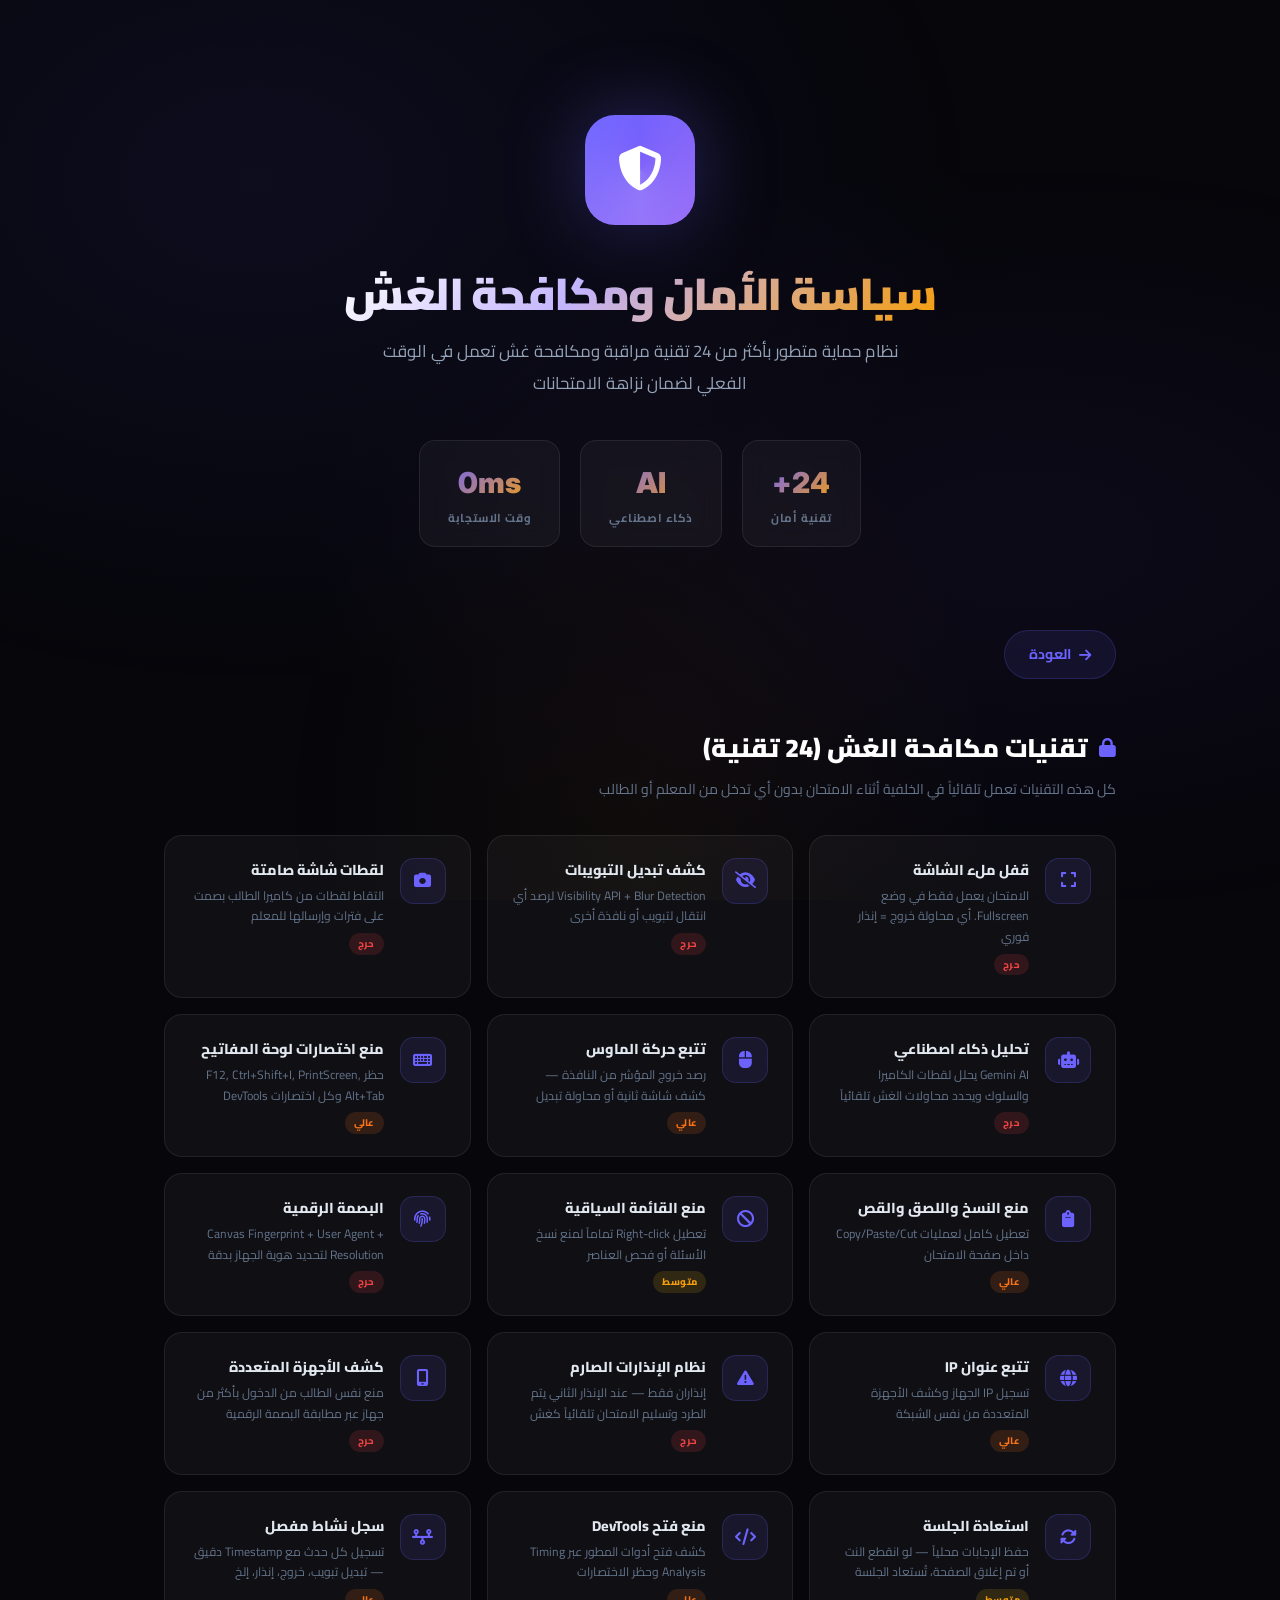
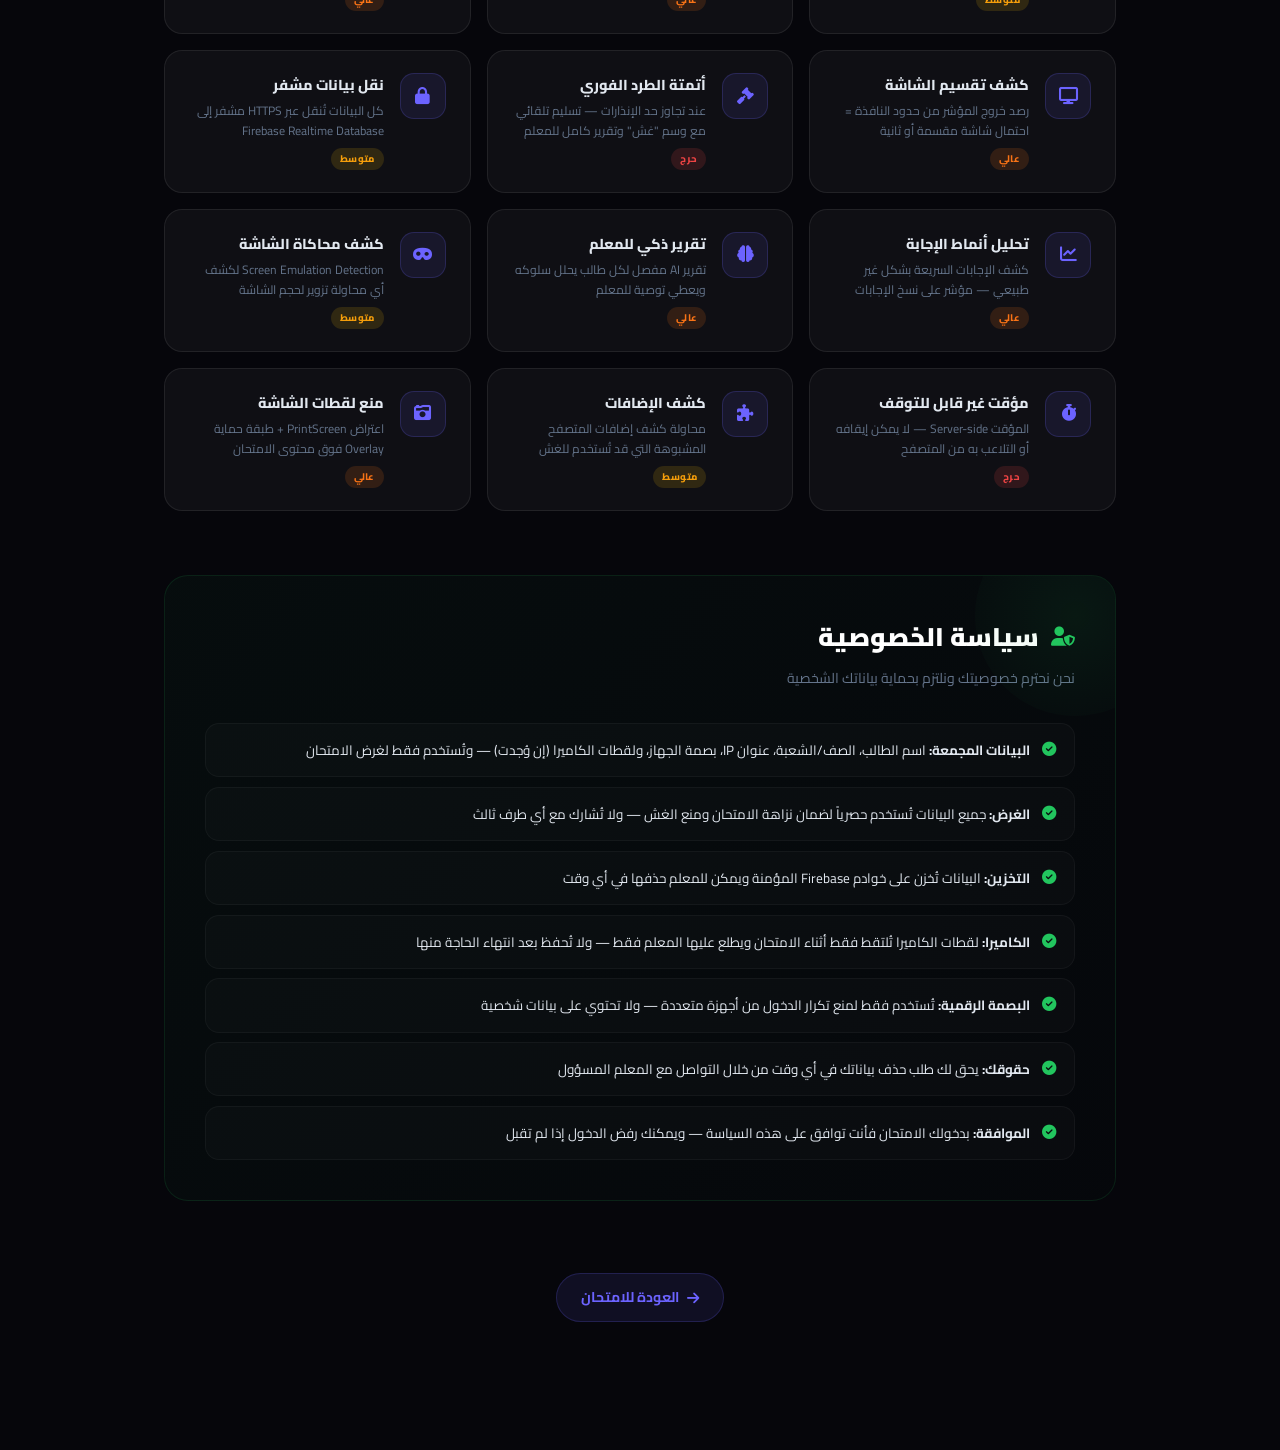
<file: policy.html>
<!DOCTYPE html>
<html lang="ar" dir="rtl">
<head>
    <meta charset="UTF-8">
    <meta name="viewport" content="width=device-width, initial-scale=1.0, viewport-fit=cover">
    <title>سياسة الأمان والخصوصية — نظام الامتحانات الآمن</title>
    <meta name="description" content="سياسة أمان متقدمة ومكافحة غش بأكثر من 24 تقنية في نظام الامتحانات الآمن">
    <link rel="icon" href="data:image/svg+xml,<svg xmlns=%22http://www.w3.org/2000/svg%22 viewBox=%220 0 100 100%22><text y=%22.9em%22 font-size=%2290%22>🛡️</text></svg>">
    <link rel="stylesheet" href="https://cdnjs.cloudflare.com/ajax/libs/font-awesome/6.5.1/css/all.min.css">
    <link href="https://fonts.googleapis.com/css2?family=Cairo:wght@300;400;500;600;700;800;900&family=Inter:wght@300;400;500;600;700&display=swap" rel="stylesheet">
    <style>
        * { margin: 0; padding: 0; box-sizing: border-box; }
        :root {
            --_SA_bg: #06060b;
            --_SH_accent: #6c63ff;
            --_SA_accent2: #8b5cf6;
            --_SH_green: #22c55e;
            --_SA_red: #ef4444;
            --_SH_orange: #f97316;
            --_SA_gold: #f59e0b;
            --_SH_surface: rgba(255,255,255,0.04);
            --_SA_border: rgba(255,255,255,0.08);
            --_SH_text: #e2e8f0;
            --_SA_text2: #94a3b8;
            --_SH_text3: #64748b;
            --_SA_font: 'Cairo', sans-serif;
            --_SH_fontEn: 'Inter', sans-serif;
            --_SA_spring: cubic-bezier(0.34, 1.56, 0.64, 1);
            --_SH_ease: cubic-bezier(0.25, 1, 0.5, 1);
        }
        html { scroll-behavior: smooth; }
        body {
            font-family: var(--_SA_font);
            background: var(--_SA_bg);
            color: var(--_SH_text);
            direction: rtl;
            min-height: 100vh;
            line-height: 1.65;
            overflow-x: hidden;
        }
        ::-webkit-scrollbar { width: 4px; }
        ::-webkit-scrollbar-track { background: transparent; }
        ::-webkit-scrollbar-thumb { background: rgba(108,99,255,0.3); border-radius: 99px; }

        .sa-particles {
            position: fixed; inset: 0; z-index: 0; pointer-events: none;
            background:
                radial-gradient(ellipse at 20% 20%, rgba(108,99,255,0.08) 0%, transparent 50%),
                radial-gradient(ellipse at 80% 60%, rgba(139,92,246,0.06) 0%, transparent 50%),
                radial-gradient(ellipse at 50% 90%, rgba(245,158,11,0.04) 0%, transparent 40%);
        }

        .sa-particle {
            position: absolute; border-radius: 50%; pointer-events: none;
            background: var(--_SH_accent); opacity: 0;
            animation: saFloat linear infinite;
        }
        @keyframes saFloat {
            0% { opacity: 0; transform: translateY(100vh) scale(0); }
            10% { opacity: 0.6; }
            90% { opacity: 0.4; }
            100% { opacity: 0; transform: translateY(-10vh) scale(1); }
        }

        .sa-hero {
            position: relative; z-index: 1;
            min-height: 70vh; display: flex; align-items: center; justify-content: center;
            text-align: center; padding: 5rem 1.5rem 3rem;
        }
        .sa-hero-inner { position: relative; z-index: 2; max-width: 680px; }

        .sa-shield {
            width: 110px; height: 110px; border-radius: 30px; margin: 0 auto 2.5rem;
            background: linear-gradient(135deg, var(--_SH_accent), var(--_SA_accent2));
            display: flex; align-items: center; justify-content: center;
            font-size: 2.8rem; color: #fff;
            box-shadow: 0 0 80px rgba(108,99,255,0.35), 0 25px 50px rgba(0,0,0,0.3);
            animation: saShieldFloat 5s ease-in-out infinite;
            position: relative; overflow: hidden;
        }
        .sa-shield::before {
            content: ''; position: absolute; inset: -50%;
            background: conic-gradient(transparent, rgba(255,255,255,0.15), transparent);
            animation: saShieldSpin 4s linear infinite;
        }
        @keyframes saShieldFloat {
            0%,100% { transform: translateY(0) rotate(0deg); }
            25% { transform: translateY(-10px) rotate(1deg); }
            50% { transform: translateY(-16px) rotate(-1deg); }
            75% { transform: translateY(-6px) rotate(0.5deg); }
        }
        @keyframes saShieldSpin { to { transform: rotate(360deg); } }

        .sa-hero h1 {
            font-size: 2.8rem; font-weight: 900; margin-bottom: 0.8rem;
            background: linear-gradient(135deg, #fff 0%, #c4b5fd 40%, var(--_SA_gold) 100%);
            -webkit-background-clip: text; background-clip: text; -webkit-text-fill-color: transparent;
            letter-spacing: -0.03em; line-height: 1.3;
        }
        .sa-hero p { font-size: 1.05rem; color: var(--_SA_text2); line-height: 1.9; max-width: 560px; margin: 0 auto; }

        .sa-stats {
            display: flex; gap: 1.25rem; justify-content: center; margin-top: 2.5rem; flex-wrap: wrap;
        }
        .sa-stat {
            background: var(--_SH_surface); border: 1px solid var(--_SA_border);
            border-radius: 16px; padding: 18px 28px; text-align: center;
            backdrop-filter: blur(12px); transition: all 0.4s var(--_SH_ease);
            animation: saReveal 0.6s var(--_SH_ease) both;
        }
        .sa-stat:nth-child(1) { animation-delay: 0.1s; }
        .sa-stat:nth-child(2) { animation-delay: 0.2s; }
        .sa-stat:nth-child(3) { animation-delay: 0.3s; }
        .sa-stat:hover { transform: translateY(-4px); border-color: rgba(108,99,255,0.3); box-shadow: 0 8px 30px rgba(108,99,255,0.15); }
        .sa-stat-val {
            font-size: 1.8rem; font-weight: 900; font-family: var(--_SH_fontEn);
            background: linear-gradient(135deg, var(--_SH_accent), var(--_SA_gold));
            -webkit-background-clip: text; background-clip: text; -webkit-text-fill-color: transparent;
        }
        .sa-stat-lab { font-size: 0.72rem; color: var(--_SH_text3); font-weight: 700; margin-top: 3px; letter-spacing: 0.05em; }

        @keyframes saReveal {
            from { opacity: 0; transform: translateY(30px); }
            to { opacity: 1; transform: translateY(0); }
        }

        .sa-content { position: relative; z-index: 1; max-width: 1000px; margin: 0 auto; padding: 0 1.5rem 5rem; }

        .sa-back {
            display: inline-flex; align-items: center; gap: 8px;
            color: var(--_SH_accent); font-weight: 700; font-size: 0.88rem;
            padding: 12px 24px; border-radius: 99px;
            background: rgba(108,99,255,0.1); border: 1px solid rgba(108,99,255,0.2);
            transition: all 0.3s var(--_SH_ease); text-decoration: none; margin-bottom: 3rem;
        }
        .sa-back:hover { background: var(--_SH_accent); color: #fff; transform: translateY(-2px); box-shadow: 0 8px 24px rgba(108,99,255,0.3); }

        .sa-section-title {
            font-size: 1.6rem; font-weight: 900; margin-bottom: 0.5rem;
            display: flex; align-items: center; gap: 12px; color: #fff;
        }
        .sa-section-title i { color: var(--_SH_accent); font-size: 1.2rem; }
        .sa-section-desc { font-size: 0.88rem; color: var(--_SH_text3); margin-bottom: 2rem; line-height: 1.8; }

        .sa-tech-flow {
            display: grid; grid-template-columns: repeat(auto-fill, minmax(300px, 1fr));
            gap: 1rem; margin-bottom: 4rem;
        }

        .sa-tech {
            position: relative; padding: 22px 24px;
            background: var(--_SH_surface); border: 1px solid var(--_SA_border);
            border-radius: 18px; display: flex; align-items: flex-start; gap: 16px;
            transition: all 0.4s var(--_SH_ease); overflow: hidden;
            animation: saReveal 0.5s var(--_SH_ease) both;
        }
        .sa-tech::before {
            content: ''; position: absolute; top: 0; left: 0; right: 0; height: 2px;
            background: linear-gradient(90deg, transparent, var(--_SH_accent), transparent);
            opacity: 0; transition: opacity 0.4s;
        }
        .sa-tech:hover::before { opacity: 1; }
        .sa-tech:hover {
            background: rgba(108,99,255,0.06); border-color: rgba(108,99,255,0.25);
            transform: translateY(-3px);
            box-shadow: 0 12px 40px rgba(108,99,255,0.1);
        }

        .sa-tech-icon {
            width: 46px; height: 46px; border-radius: 14px; flex-shrink: 0;
            background: rgba(108,99,255,0.1); color: var(--_SH_accent);
            display: flex; align-items: center; justify-content: center;
            font-size: 1.05rem; border: 1px solid rgba(108,99,255,0.2);
            transition: all 0.3s;
        }
        .sa-tech:hover .sa-tech-icon { background: var(--_SH_accent); color: #fff; transform: scale(1.05) rotate(-3deg); }

        .sa-tech h3 { font-size: 0.9rem; font-weight: 800; margin-bottom: 4px; color: var(--_SH_text); }
        .sa-tech p { font-size: 0.76rem; color: var(--_SH_text3); line-height: 1.7; }

        .sa-severity {
            font-size: 0.6rem; font-weight: 800; padding: 3px 9px;
            border-radius: 99px; display: inline-block; margin-top: 6px;
            letter-spacing: 0.04em;
        }
        .sa-sev-critical { background: rgba(239,68,68,0.15); color: var(--_SA_red); }
        .sa-sev-high { background: rgba(249,115,22,0.15); color: var(--_SH_orange); }
        .sa-sev-medium { background: rgba(234,179,8,0.15); color: var(--_SA_gold); }

        .sa-privacy-section {
            position: relative; padding: 2.5rem; margin-bottom: 3rem;
            border-radius: 24px; overflow: hidden;
            background: linear-gradient(135deg, rgba(34,197,94,0.04), rgba(34,197,94,0.01));
            border: 1px solid rgba(34,197,94,0.12);
            animation: saReveal 0.6s var(--_SH_ease) both;
        }
        .sa-privacy-section::before {
            content: ''; position: absolute; top: 0; right: 0;
            width: 200px; height: 200px; border-radius: 50%;
            background: radial-gradient(circle, rgba(34,197,94,0.08), transparent);
            transform: translate(30%, -30%);
        }
        .sa-privacy-section .sa-section-title i { color: var(--_SH_green); }

        .sa-privacy-list { display: flex; flex-direction: column; gap: 0.6rem; position: relative; z-index: 1; }

        .sa-privacy-item {
            display: flex; align-items: flex-start; gap: 12px;
            padding: 14px 18px; background: rgba(255,255,255,0.02);
            border-radius: 14px; font-size: 0.84rem; line-height: 1.8;
            border: 1px solid rgba(255,255,255,0.04);
            transition: all 0.3s var(--_SH_ease);
            animation: saReveal 0.4s var(--_SH_ease) both;
        }
        .sa-privacy-item:hover {
            background: rgba(34,197,94,0.05); border-color: rgba(34,197,94,0.15);
            transform: translateX(-4px);
        }
        .sa-privacy-item i { color: var(--_SH_green); margin-top: 4px; flex-shrink: 0; font-size: 0.9rem; }

        .sa-footer-back {
            text-align: center; padding-top: 1.5rem;
        }

        @media (max-width: 640px) {
            .sa-hero h1 { font-size: 1.7rem; }
            .sa-hero { min-height: 50vh; padding: 3rem 1rem 2rem; }
            .sa-tech-flow { grid-template-columns: 1fr; }
            .sa-stats { gap: 0.6rem; }
            .sa-stat { padding: 12px 18px; }
            .sa-section-title { font-size: 1.2rem; }
            .sa-privacy-section { padding: 1.5rem; }
        }
    </style>
</head>
<body>

    <div class="sa-particles" id="sa-particles"></div>

    <section class="sa-hero">
        <div class="sa-hero-inner">
            <div class="sa-shield">
                <i class="fa-solid fa-shield-halved" style="position:relative;z-index:1;"></i>
            </div>
            <h1>سياسة الأمان ومكافحة الغش</h1>
            <p>نظام حماية متطور بأكثر من 24 تقنية مراقبة ومكافحة غش تعمل في الوقت الفعلي لضمان نزاهة الامتحانات</p>
            <div class="sa-stats">
                <div class="sa-stat">
                    <div class="sa-stat-val">24+</div>
                    <div class="sa-stat-lab">تقنية أمان</div>
                </div>
                <div class="sa-stat">
                    <div class="sa-stat-val">AI</div>
                    <div class="sa-stat-lab">ذكاء اصطناعي</div>
                </div>
                <div class="sa-stat">
                    <div class="sa-stat-val">0ms</div>
                    <div class="sa-stat-lab">وقت الاستجابة</div>
                </div>
            </div>
        </div>
    </section>

    <div class="sa-content">

        <a href="javascript:history.back()" class="sa-back">
            <i class="fa-solid fa-arrow-right"></i> العودة
        </a>

        <h2 class="sa-section-title"><i class="fa-solid fa-lock"></i> تقنيات مكافحة الغش (24 تقنية)</h2>
        <p class="sa-section-desc">كل هذه التقنيات تعمل تلقائياً في الخلفية أثناء الامتحان بدون أي تدخل من المعلم أو الطالب</p>

        <div class="sa-tech-flow">
            <div class="sa-tech" style="animation-delay:0.05s">
                <div class="sa-tech-icon"><i class="fa-solid fa-expand"></i></div>
                <div>
                    <h3>قفل ملء الشاشة</h3>
                    <p>الامتحان يعمل فقط في وضع Fullscreen. أي محاولة خروج = إنذار فوري</p>
                    <span class="sa-severity sa-sev-critical">حرج</span>
                </div>
            </div>
            <div class="sa-tech" style="animation-delay:0.1s">
                <div class="sa-tech-icon"><i class="fa-solid fa-eye-slash"></i></div>
                <div>
                    <h3>كشف تبديل التبويبات</h3>
                    <p>Visibility API + Blur Detection لرصد أي انتقال لتبويب أو نافذة أخرى</p>
                    <span class="sa-severity sa-sev-critical">حرج</span>
                </div>
            </div>
            <div class="sa-tech" style="animation-delay:0.15s">
                <div class="sa-tech-icon"><i class="fa-solid fa-camera"></i></div>
                <div>
                    <h3>لقطات شاشة صامتة</h3>
                    <p>التقاط لقطات من كاميرا الطالب بصمت على فترات وإرسالها للمعلم</p>
                    <span class="sa-severity sa-sev-critical">حرج</span>
                </div>
            </div>
            <div class="sa-tech" style="animation-delay:0.2s">
                <div class="sa-tech-icon"><i class="fa-solid fa-robot"></i></div>
                <div>
                    <h3>تحليل ذكاء اصطناعي</h3>
                    <p>Gemini AI يحلل لقطات الكاميرا والسلوك ويحدد محاولات الغش تلقائياً</p>
                    <span class="sa-severity sa-sev-critical">حرج</span>
                </div>
            </div>
            <div class="sa-tech" style="animation-delay:0.25s">
                <div class="sa-tech-icon"><i class="fa-solid fa-computer-mouse"></i></div>
                <div>
                    <h3>تتبع حركة الماوس</h3>
                    <p>رصد خروج المؤشر من النافذة — كشف شاشة ثانية أو محاولة تبديل</p>
                    <span class="sa-severity sa-sev-high">عالي</span>
                </div>
            </div>
            <div class="sa-tech" style="animation-delay:0.3s">
                <div class="sa-tech-icon"><i class="fa-solid fa-keyboard"></i></div>
                <div>
                    <h3>منع اختصارات لوحة المفاتيح</h3>
                    <p>حظر F12, Ctrl+Shift+I, PrintScreen, Alt+Tab وكل اختصارات DevTools</p>
                    <span class="sa-severity sa-sev-high">عالي</span>
                </div>
            </div>
            <div class="sa-tech" style="animation-delay:0.35s">
                <div class="sa-tech-icon"><i class="fa-solid fa-clipboard"></i></div>
                <div>
                    <h3>منع النسخ واللصق والقص</h3>
                    <p>تعطيل كامل لعمليات Copy/Paste/Cut داخل صفحة الامتحان</p>
                    <span class="sa-severity sa-sev-high">عالي</span>
                </div>
            </div>
            <div class="sa-tech" style="animation-delay:0.4s">
                <div class="sa-tech-icon"><i class="fa-solid fa-ban"></i></div>
                <div>
                    <h3>منع القائمة السياقية</h3>
                    <p>تعطيل Right-click تماماً لمنع نسخ الأسئلة أو فحص العناصر</p>
                    <span class="sa-severity sa-sev-medium">متوسط</span>
                </div>
            </div>
            <div class="sa-tech" style="animation-delay:0.45s">
                <div class="sa-tech-icon"><i class="fa-solid fa-fingerprint"></i></div>
                <div>
                    <h3>البصمة الرقمية</h3>
                    <p>Canvas Fingerprint + User Agent + Resolution لتحديد هوية الجهاز بدقة</p>
                    <span class="sa-severity sa-sev-critical">حرج</span>
                </div>
            </div>
            <div class="sa-tech" style="animation-delay:0.5s">
                <div class="sa-tech-icon"><i class="fa-solid fa-globe"></i></div>
                <div>
                    <h3>تتبع عنوان IP</h3>
                    <p>تسجيل IP الجهاز وكشف الأجهزة المتعددة من نفس الشبكة</p>
                    <span class="sa-severity sa-sev-high">عالي</span>
                </div>
            </div>
            <div class="sa-tech" style="animation-delay:0.55s">
                <div class="sa-tech-icon"><i class="fa-solid fa-triangle-exclamation"></i></div>
                <div>
                    <h3>نظام الإنذارات الصارم</h3>
                    <p>إنذاران فقط — عند الإنذار الثاني يتم الطرد وتسليم الامتحان تلقائياً كغش</p>
                    <span class="sa-severity sa-sev-critical">حرج</span>
                </div>
            </div>
            <div class="sa-tech" style="animation-delay:0.6s">
                <div class="sa-tech-icon"><i class="fa-solid fa-mobile-screen"></i></div>
                <div>
                    <h3>كشف الأجهزة المتعددة</h3>
                    <p>منع نفس الطالب من الدخول بأكثر من جهاز عبر مطابقة البصمة الرقمية</p>
                    <span class="sa-severity sa-sev-critical">حرج</span>
                </div>
            </div>
            <div class="sa-tech" style="animation-delay:0.65s">
                <div class="sa-tech-icon"><i class="fa-solid fa-rotate"></i></div>
                <div>
                    <h3>استعادة الجلسة</h3>
                    <p>حفظ الإجابات محلياً — لو انقطع النت أو تم إغلاق الصفحة، تُستعاد الجلسة</p>
                    <span class="sa-severity sa-sev-medium">متوسط</span>
                </div>
            </div>
            <div class="sa-tech" style="animation-delay:0.7s">
                <div class="sa-tech-icon"><i class="fa-solid fa-code"></i></div>
                <div>
                    <h3>منع فتح DevTools</h3>
                    <p>كشف فتح أدوات المطور عبر Timing Analysis وحظر الاختصارات</p>
                    <span class="sa-severity sa-sev-high">عالي</span>
                </div>
            </div>
            <div class="sa-tech" style="animation-delay:0.75s">
                <div class="sa-tech-icon"><i class="fa-solid fa-timeline"></i></div>
                <div>
                    <h3>سجل نشاط مفصل</h3>
                    <p>تسجيل كل حدث مع Timestamp دقيق — تبديل تبويب، خروج، إنذار، إلخ</p>
                    <span class="sa-severity sa-sev-high">عالي</span>
                </div>
            </div>
            <div class="sa-tech" style="animation-delay:0.8s">
                <div class="sa-tech-icon"><i class="fa-solid fa-display"></i></div>
                <div>
                    <h3>كشف تقسيم الشاشة</h3>
                    <p>رصد خروج المؤشر من حدود النافذة = احتمال شاشة مقسمة أو ثانية</p>
                    <span class="sa-severity sa-sev-high">عالي</span>
                </div>
            </div>
            <div class="sa-tech" style="animation-delay:0.85s">
                <div class="sa-tech-icon"><i class="fa-solid fa-gavel"></i></div>
                <div>
                    <h3>أتمتة الطرد الفوري</h3>
                    <p>عند تجاوز حد الإنذارات — تسليم تلقائي مع وسم "غش" وتقرير كامل للمعلم</p>
                    <span class="sa-severity sa-sev-critical">حرج</span>
                </div>
            </div>
            <div class="sa-tech" style="animation-delay:0.9s">
                <div class="sa-tech-icon"><i class="fa-solid fa-lock"></i></div>
                <div>
                    <h3>نقل بيانات مشفر</h3>
                    <p>كل البيانات تُنقل عبر HTTPS مشفر إلى Firebase Realtime Database</p>
                    <span class="sa-severity sa-sev-medium">متوسط</span>
                </div>
            </div>
            <div class="sa-tech" style="animation-delay:0.95s">
                <div class="sa-tech-icon"><i class="fa-solid fa-chart-line"></i></div>
                <div>
                    <h3>تحليل أنماط الإجابة</h3>
                    <p>كشف الإجابات السريعة بشكل غير طبيعي — مؤشر على نسخ الإجابات</p>
                    <span class="sa-severity sa-sev-high">عالي</span>
                </div>
            </div>
            <div class="sa-tech" style="animation-delay:1s">
                <div class="sa-tech-icon"><i class="fa-solid fa-brain"></i></div>
                <div>
                    <h3>تقرير ذكي للمعلم</h3>
                    <p>تقرير AI مفصل لكل طالب يحلل سلوكه ويعطي توصية للمعلم</p>
                    <span class="sa-severity sa-sev-high">عالي</span>
                </div>
            </div>
            <div class="sa-tech" style="animation-delay:1.05s">
                <div class="sa-tech-icon"><i class="fa-solid fa-mask"></i></div>
                <div>
                    <h3>كشف محاكاة الشاشة</h3>
                    <p>Screen Emulation Detection لكشف أي محاولة تزوير لحجم الشاشة</p>
                    <span class="sa-severity sa-sev-medium">متوسط</span>
                </div>
            </div>
            <div class="sa-tech" style="animation-delay:1.1s">
                <div class="sa-tech-icon"><i class="fa-solid fa-stopwatch"></i></div>
                <div>
                    <h3>مؤقت غير قابل للتوقف</h3>
                    <p>المؤقت Server-side — لا يمكن إيقافه أو التلاعب به من المتصفح</p>
                    <span class="sa-severity sa-sev-critical">حرج</span>
                </div>
            </div>
            <div class="sa-tech" style="animation-delay:1.15s">
                <div class="sa-tech-icon"><i class="fa-solid fa-puzzle-piece"></i></div>
                <div>
                    <h3>كشف الإضافات</h3>
                    <p>محاولة كشف إضافات المتصفح المشبوهة التي قد تُستخدم للغش</p>
                    <span class="sa-severity sa-sev-medium">متوسط</span>
                </div>
            </div>
            <div class="sa-tech" style="animation-delay:1.2s">
                <div class="sa-tech-icon"><i class="fa-solid fa-camera-retro"></i></div>
                <div>
                    <h3>منع لقطات الشاشة</h3>
                    <p>اعتراض PrintScreen + طبقة حماية Overlay فوق محتوى الامتحان</p>
                    <span class="sa-severity sa-sev-high">عالي</span>
                </div>
            </div>
        </div>

        <div class="sa-privacy-section">
            <h2 class="sa-section-title"><i class="fa-solid fa-user-shield"></i> سياسة الخصوصية</h2>
            <p class="sa-section-desc">نحن نحترم خصوصيتك ونلتزم بحماية بياناتك الشخصية</p>

            <div class="sa-privacy-list">
                <div class="sa-privacy-item" style="animation-delay:0.1s">
                    <i class="fa-solid fa-check-circle"></i>
                    <span><strong>البيانات المجمعة:</strong> اسم الطالب، الصف/الشعبة، عنوان IP، بصمة الجهاز، ولقطات الكاميرا (إن وُجدت) — وتُستخدم فقط لغرض الامتحان</span>
                </div>
                <div class="sa-privacy-item" style="animation-delay:0.15s">
                    <i class="fa-solid fa-check-circle"></i>
                    <span><strong>الغرض:</strong> جميع البيانات تُستخدم حصرياً لضمان نزاهة الامتحان ومنع الغش — ولا تُشارك مع أي طرف ثالث</span>
                </div>
                <div class="sa-privacy-item" style="animation-delay:0.2s">
                    <i class="fa-solid fa-check-circle"></i>
                    <span><strong>التخزين:</strong> البيانات تُخزن على خوادم Firebase المؤمنة ويمكن للمعلم حذفها في أي وقت</span>
                </div>
                <div class="sa-privacy-item" style="animation-delay:0.25s">
                    <i class="fa-solid fa-check-circle"></i>
                    <span><strong>الكاميرا:</strong> لقطات الكاميرا تُلتقط فقط أثناء الامتحان ويطلع عليها المعلم فقط — ولا تُحفظ بعد انتهاء الحاجة منها</span>
                </div>
                <div class="sa-privacy-item" style="animation-delay:0.3s">
                    <i class="fa-solid fa-check-circle"></i>
                    <span><strong>البصمة الرقمية:</strong> تُستخدم فقط لمنع تكرار الدخول من أجهزة متعددة — ولا تحتوي على بيانات شخصية</span>
                </div>
                <div class="sa-privacy-item" style="animation-delay:0.35s">
                    <i class="fa-solid fa-check-circle"></i>
                    <span><strong>حقوقك:</strong> يحق لك طلب حذف بياناتك في أي وقت من خلال التواصل مع المعلم المسؤول</span>
                </div>
                <div class="sa-privacy-item" style="animation-delay:0.4s">
                    <i class="fa-solid fa-check-circle"></i>
                    <span><strong>الموافقة:</strong> بدخولك الامتحان فأنت توافق على هذه السياسة — ويمكنك رفض الدخول إذا لم تقبل</span>
                </div>
            </div>
        </div>

        <div class="sa-footer-back">
            <a href="javascript:history.back()" class="sa-back">
                <i class="fa-solid fa-arrow-right"></i> العودة للامتحان
            </a>
        </div>

    </div>

    <script>
        var _SA_PolicyPageInit = 'SaifHeny-PolicyRender';
        var _SH_ParticleSystem = 'SA-ParticleEngine';
        (function() {
            var _SA_ParticleGen = 'SaifHeny-FloatingParticles';
            var container = document.getElementById('sa-particles');
            var colors = ['#6c63ff', '#8b5cf6', '#f59e0b', '#22c55e'];
            for (var i = 0; i < 25; i++) {
                var _SH_Particle = 'SA-P-' + i;
                var p = document.createElement('div');
                p.className = 'sa-particle';
                var size = 2 + Math.random() * 4;
                p.style.width = size + 'px';
                p.style.height = size + 'px';
                p.style.left = Math.random() * 100 + '%';
                p.style.background = colors[Math.floor(Math.random() * colors.length)];
                p.style.animationDuration = (8 + Math.random() * 12) + 's';
                p.style.animationDelay = (Math.random() * 8) + 's';
                container.appendChild(p);
            }
        })();

        var _SaifHeny_ScrollReveal = 'SA-IntersectionObserver';
        (function() {
            var _SA_RevealEngine = 'SaifHeny-ScrollAnim';
            var observer = new IntersectionObserver(function(entries) {
                entries.forEach(function(entry) {
                    if (entry.isIntersecting) {
                        entry.target.style.animationPlayState = 'running';
                        observer.unobserve(entry.target);
                    }
                });
            }, { threshold: 0.1 });

            document.querySelectorAll('.sa-tech, .sa-privacy-item, .sa-stat').forEach(function(el) {
                var _SH_ObserveEl = 'SA-Observe';
                el.style.animationPlayState = 'paused';
                observer.observe(el);
            });
        })();

        var _SA_PolicySignature = 'SA.X-Policy-Page-by-SaifHeny';
        var _SaifHeny_PolicyBuild = 'SH-POL-' + Date.now().toString(36);
    </script>

</body>
</html>
</file>
